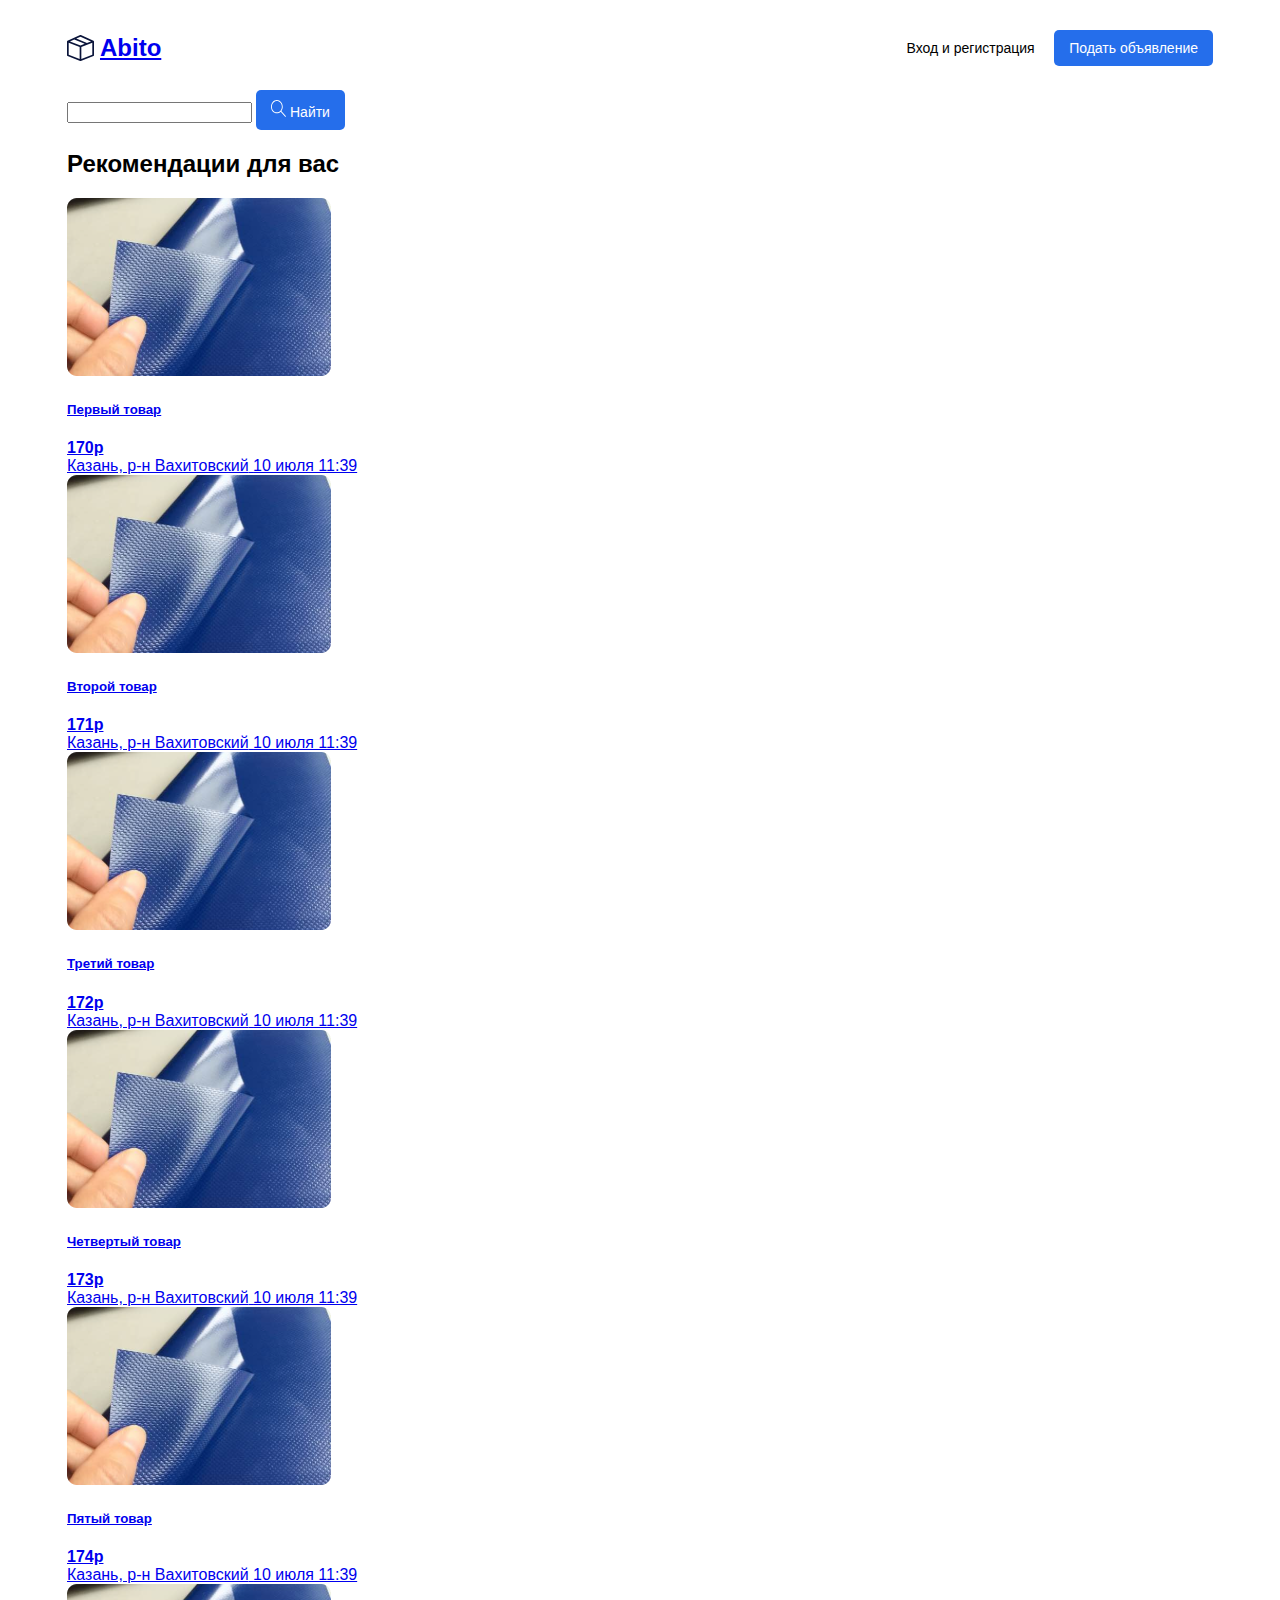
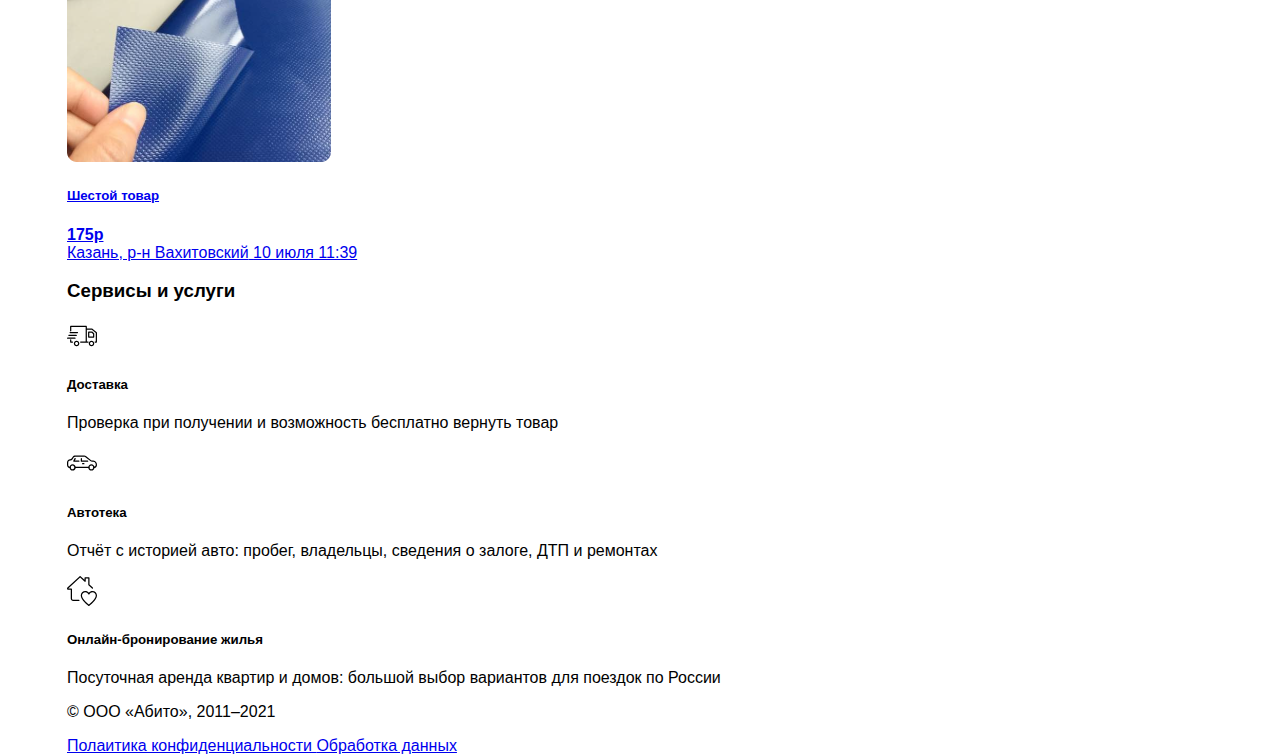
<file: index.html>
<!DOCTYPE html>
<html lang="en">
  <head>
    <meta charset="UTF-8" />
    <meta name="viewport" content="width=device-width, initial-scale=1.0" />
    <link rel="stylesheet" href="./style.css" />
    <script src="./script.js" defer></script>
    <title>Abito</title>
  </head>
  <body>
    <header class="header">
      <div class="container">
        <div class="header-box">
          <a href="/" class="header-logo">
            <img src="./image/logo.svg" alt="logo" />
            <span>Abito</span>
          </a>
          <div class="header-controls">
            <button class="btn btn-outline">Вход и регистрация</button>
            <button class="btn btn-primary">Подать объявление</button>
          </div>

          <div class="header-burger">
            <img src="./image/burger.svg" alt="burger" />
          </div>
        </div>
      </div>
    </header>

    <main>
      <section class="search">
        <div class="container">
          <div class="search-box">
            <input type="text" />
            <button class="btn btn-primary search-btn">
              <img
                class="search-btn__icon"
                src="./image/search.svg"
                alt="search"
              />
              <span class="search-btn__text">Найти</span>
            </button>
          </div>
        </div>
      </section>

      <section class="content">
        <div class="container">
          <div class="content-box">
            <div class="content-main">
              <h2 class="content-main__title">Рекомендации для вас</h2>
              <div class="content-main__list">
                <!-- <a href="/product.html" class="content-main__list-item">
                  <div class="content-main__list-item--img">
                    <img src="./image/card-img.png" alt="card-img" />
                  </div>

                  <h5 class="content-main__list-item--title">
                    Пвх материал 2й сорт
                  </h5>
                  <strong class="content-main__list-item--price">170 ₽</strong>

                  <div class="content-main__list-item--desc-box">
                    <span class="content-main__list-item--desc"
                      >Казань, р-н Вахитовский</span
                    >
                    <span class="content-main__list-item--desc"
                      >10 июля 11:39</span
                    >
                  </div>
                </a>

                <a href="/product.html" class="content-main__list-item">
                  <div class="content-main__list-item--img">
                    <img src="./image/card-img.png" alt="card-img" />
                  </div>

                  <h5 class="content-main__list-item--title">
                    Пвх материал 2й сорт
                  </h5>
                  <strong class="content-main__list-item--price">170 ₽</strong>

                  <div class="content-main__list-item--desc-box">
                    <span class="content-main__list-item--desc"
                      >Казань, р-н Вахитовский</span
                    >
                    <span class="content-main__list-item--desc"
                      >10 июля 11:39</span
                    >
                  </div>
                </a>
                <a href="/product.html" class="content-main__list-item">
                  <div class="content-main__list-item--img">
                    <img src="./image/card-img.png" alt="card-img" />
                  </div>

                  <h5 class="content-main__list-item--title">
                    Пвх материал 2й сорт
                  </h5>
                  <strong class="content-main__list-item--price">170 ₽</strong>

                  <div class="content-main__list-item--desc-box">
                    <span class="content-main__list-item--desc"
                      >Казань, р-н Вахитовский</span
                    >
                    <span class="content-main__list-item--desc"
                      >10 июля 11:39</span
                    >
                  </div>
                </a>
                <a href="/product.html" class="content-main__list-item">
                  <div class="content-main__list-item--img">
                    <img src="./image/card-img.png" alt="card-img" />
                  </div>

                  <h5 class="content-main__list-item--title">
                    Пвх материал 2й сорт
                  </h5>
                  <strong class="content-main__list-item--price">170 ₽</strong>

                  <div class="content-main__list-item--desc-box">
                    <span class="content-main__list-item--desc"
                      >Казань, р-н Вахитовский</span
                    >
                    <span class="content-main__list-item--desc"
                      >10 июля 11:39</span
                    >
                  </div>
                </a>
                <a href="/product.html" class="content-main__list-item">
                  <div class="content-main__list-item--img">
                    <img src="./image/card-img.png" alt="card-img" />
                  </div>

                  <h5 class="content-main__list-item--title">
                    Пвх материал 2й сорт
                  </h5>
                  <strong class="content-main__list-item--price">170 ₽</strong>

                  <div class="content-main__list-item--desc-box">
                    <span class="content-main__list-item--desc"
                      >Казань, р-н Вахитовский</span
                    >
                    <span class="content-main__list-item--desc"
                      >10 июля 11:39</span
                    >
                  </div>
                </a>
                <a href="/product.html" class="content-main__list-item">
                  <div class="content-main__list-item--img">
                    <img src="./image/card-img.png" alt="card-img" />
                  </div>

                  <h5 class="content-main__list-item--title">
                    Пвх материал 2й сорт
                  </h5>
                  <strong class="content-main__list-item--price">170 ₽</strong>

                  <div class="content-main__list-item--desc-box">
                    <span class="content-main__list-item--desc"
                      >Казань, р-н Вахитовский</span
                    >
                    <span class="content-main__list-item--desc"
                      >10 июля 11:39</span
                    >
                  </div>
                </a> -->
              </div>
            </div>
            <div class="content-side">
              <h3 class="content-side__title">Сервисы и услуги</h3>

              <div class="content-side__box">
                <div class="content-side__list">
                  <div class="content-side__list-item">
                    <img
                      class="content-side__list-item--img"
                      src="./image/side-info-1.svg"
                      alt="side-info"
                    />
                    <h5 class="content-side__list-item--title">Доставка</h5>
                    <p class="content-side__list-item--text">
                      Проверка при получении и возможность бесплатно вернуть
                      товар
                    </p>
                  </div>

                  <div class="content-side__list-item">
                    <img
                      class="content-side__list-item--img"
                      src="./image/side-info-2.svg"
                      alt="side-info"
                    />
                    <h5 class="content-side__list-item--title">Автотека</h5>
                    <p class="content-side__list-item--text">
                      Отчёт с историей авто: пробег, владельцы, сведения о
                      залоге, ДТП и ремонтах
                    </p>
                  </div>

                  <div class="content-side__list-item">
                    <img
                      class="content-side__list-item--img"
                      src="./image/side-info-3.svg"
                      alt="side-info"
                    />
                    <h5 class="content-side__list-item--title">
                      Онлайн-бронирование жилья
                    </h5>
                    <p class="content-side__list-item--text">
                      Посуточная аренда квартир и домов: большой выбор вариантов
                      для поездок по России
                    </p>
                  </div>
                </div>

                <div class="content-side__footer">
                  <p class="content-side__footer--item">
                    © ООО «Абито», 2011–2021
                  </p>
                  <a href="#" class="content-side__footer--item">
                    Полaитика конфиденциальности
                  </a>
                  <a href="#" class="content-side__footer--item">
                    Обработка данных
                  </a>
                </div>
              </div>
            </div>
          </div>
        </div>
      </section>
    </main>
  </body>
</html>
</file>
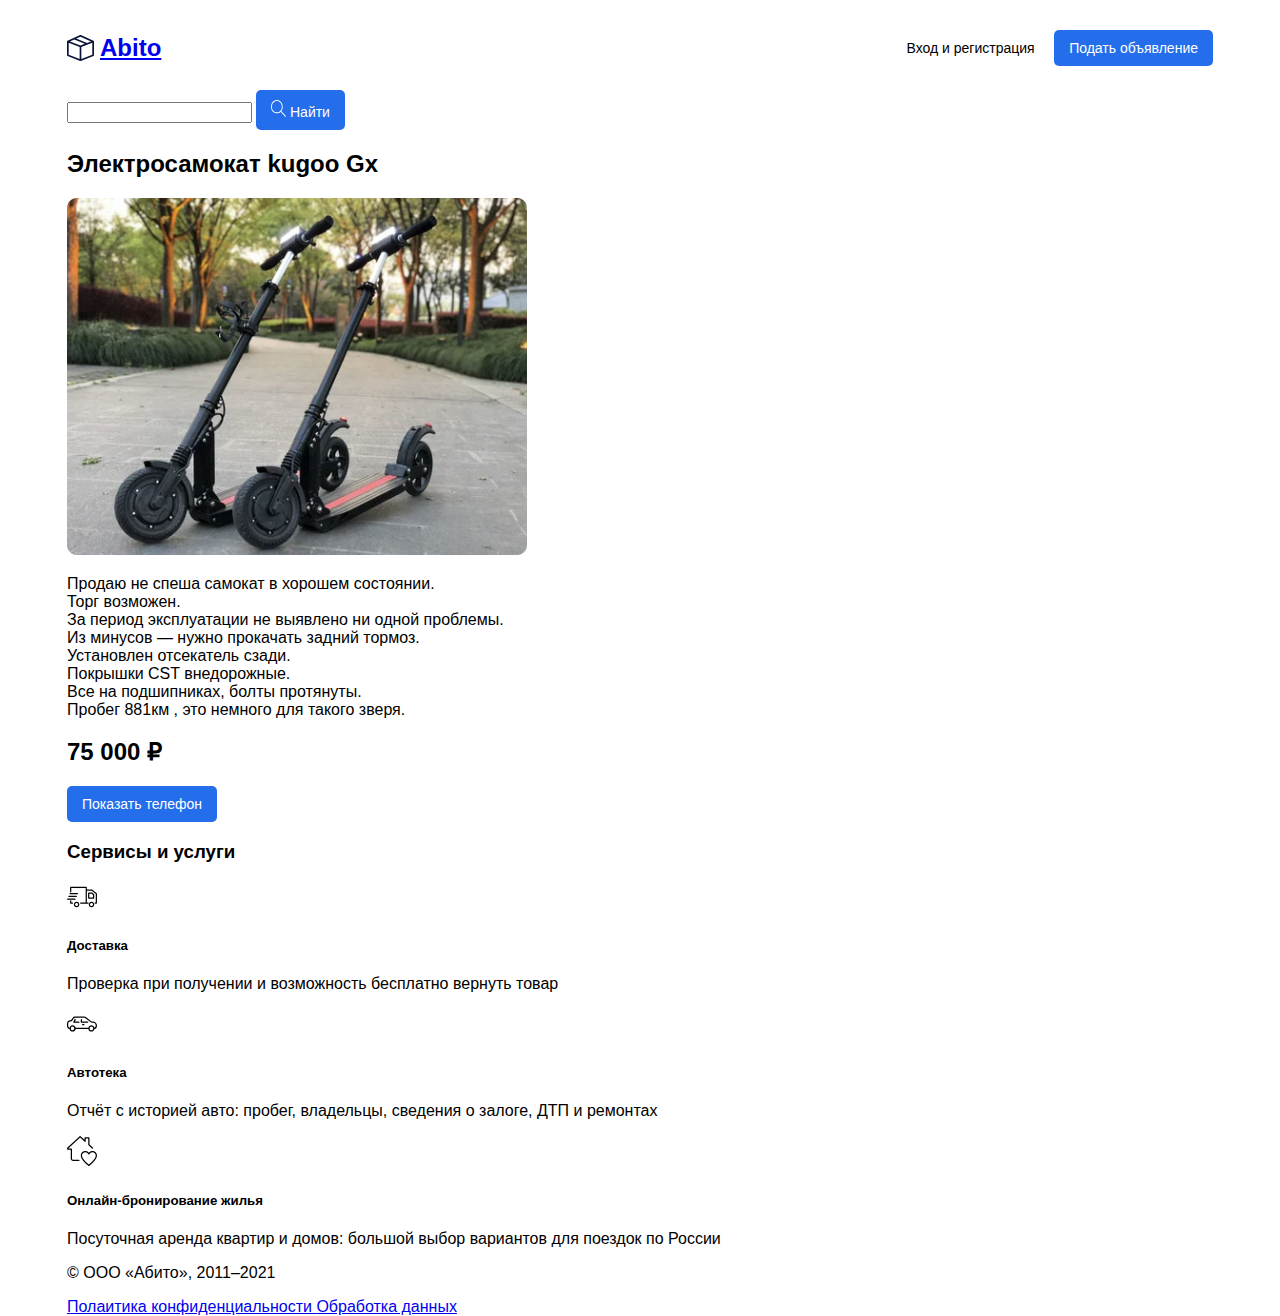
<file: product.html>
<!DOCTYPE html>
<html lang="en">
  <head>
    <meta charset="UTF-8" />
    <meta name="viewport" content="width=device-width, initial-scale=1.0" />
    <link rel="stylesheet" href="./style.css" />
    <title>Abito</title>
  </head>
  <body>
    <header class="header">
      <div class="container">
        <div class="header-box">
          <a href="/" class="header-logo">
            <img src="./image/logo.svg" alt="logo" />
            <span>Abito</span>
          </a>
          <div class="header-controls">
            <button class="btn btn-outline">Вход и регистрация</button>
            <button class="btn btn-primary">Подать объявление</button>
          </div>

          <div class="header-burger">
            <img src="./image/burger.svg" alt="burger" />
          </div>
        </div>
      </div>
    </header>

    <main>
      <section class="search">
        <div class="container">
          <div class="search-box">
            <input type="text" />
            <button class="btn btn-primary search-btn">
              <img
                class="search-btn__icon"
                src="./image/search.svg"
                alt="search"
              />
              <span class="search-btn__text">Найти</span>
            </button>
          </div>
        </div>
      </section>

      <section class="content">
        <div class="container">
          <div class="content-box">
            <div class="content-product">
              <div class="content-product__left">
                <h2 class="content-product__title">Электросамокат kugoo Gx</h2>
                <img
                  class="content-product__img"
                  src="./image/product-img.jpg"
                  alt="card-img"
                />

                <p class="content-product__text">
                  Продаю не спеша самокат в хорошем состоянии. <br />
                  Торг возможен. <br />
                  За период эксплуатации не выявлено ни одной проблемы. <br />
                  Из минусов — нужно прокачать задний тормоз. <br />
                  Установлен отсекатель сзади. <br />
                  Покрышки CST внедорожные. <br />
                  Все на подшипниках, болты протянуты. <br />
                  Пробег 881км , это немного для такого зверя.
                </p>
              </div>
              <div class="content-product__right">
                <h2 class="content-product__price">75 000 ₽</h2>

                <button class="btn btn-primary btn-large">
                  Показать телефон
                </button>
              </div>
            </div>
            <div class="content-side">
              <h3 class="content-side__title">Сервисы и услуги</h3>

              <div class="content-side__box">
                <div class="content-side__list">
                  <div class="content-side__list-item">
                    <img
                      class="content-side__list-item--img"
                      src="./image/side-info-1.svg"
                      alt="side-info"
                    />
                    <h5 class="content-side__list-item--title">Доставка</h5>
                    <p class="content-side__list-item--text">
                      Проверка при получении и возможность бесплатно вернуть
                      товар
                    </p>
                  </div>

                  <div class="content-side__list-item">
                    <img
                      class="content-side__list-item--img"
                      src="./image/side-info-2.svg"
                      alt="side-info"
                    />
                    <h5 class="content-side__list-item--title">Автотека</h5>
                    <p class="content-side__list-item--text">
                      Отчёт с историей авто: пробег, владельцы, сведения о
                      залоге, ДТП и ремонтах
                    </p>
                  </div>

                  <div class="content-side__list-item">
                    <img
                      class="content-side__list-item--img"
                      src="./image/side-info-3.svg"
                      alt="side-info"
                    />
                    <h5 class="content-side__list-item--title">
                      Онлайн-бронирование жилья
                    </h5>
                    <p class="content-side__list-item--text">
                      Посуточная аренда квартир и домов: большой выбор вариантов
                      для поездок по России
                    </p>
                  </div>
                </div>

                <div class="content-side__footer">
                  <p class="content-side__footer--item">
                    © ООО «Абито», 2011–2021
                  </p>
                  <a href="#" class="content-side__footer--item">
                    Полaитика конфиденциальности
                  </a>
                  <a href="#" class="content-side__footer--item">
                    Обработка данных
                  </a>
                </div>
              </div>
            </div>
          </div>
        </div>
      </section>
    </main>
  </body>
</html>
</file>
<file: style.css>
* {
    box-sizing: border-box;
}

body {
    margin: 0;
    font-family: sans-serif;
}

.container {
    width: 100%;
    max-width: 1170px;
    padding: 0 12px;
    margin: 0 auto;
}

.btn {
    line-height: 16px;
    font-size: 14px;
    font-weight: 400;
    padding: 10px 15px;
    border-radius: 5px;
    border: none;
    cursor: pointer;
}

.btn-outline {
    background-color: transparent;
}

.btn-primary {
    background-color: #256EEB;
    color: #FFFFFF;
}

.header {
    padding-top: 30px;
    padding-bottom: 24px;
}

.header-box {
    display: flex;
    justify-content: space-between;
    align-items: center;
}

.header-logo {
    display: flex;
    justify-content: flex-start;
    align-items: center;
}

.header-logo span {
    line-height: 28px;
    font-size: 24px;
    font-weight: 700;
    margin-left: 6px;
}

.header-burger {
    width: 30px;
    height: 19px;
    display: none;
}

@media (max-width: 1200px) {
    .container {
        max-width: 930px;
    }
}

@media (max-width: 991px) {
    .container {
        max-width: 730px;
    }
}

@media (max-width:786px) {
    .container {
        max-width: 100%;
    }

    .header-controls {
        display: none;
    }

    .header-burger {
        display: block;
}
}
</file>
